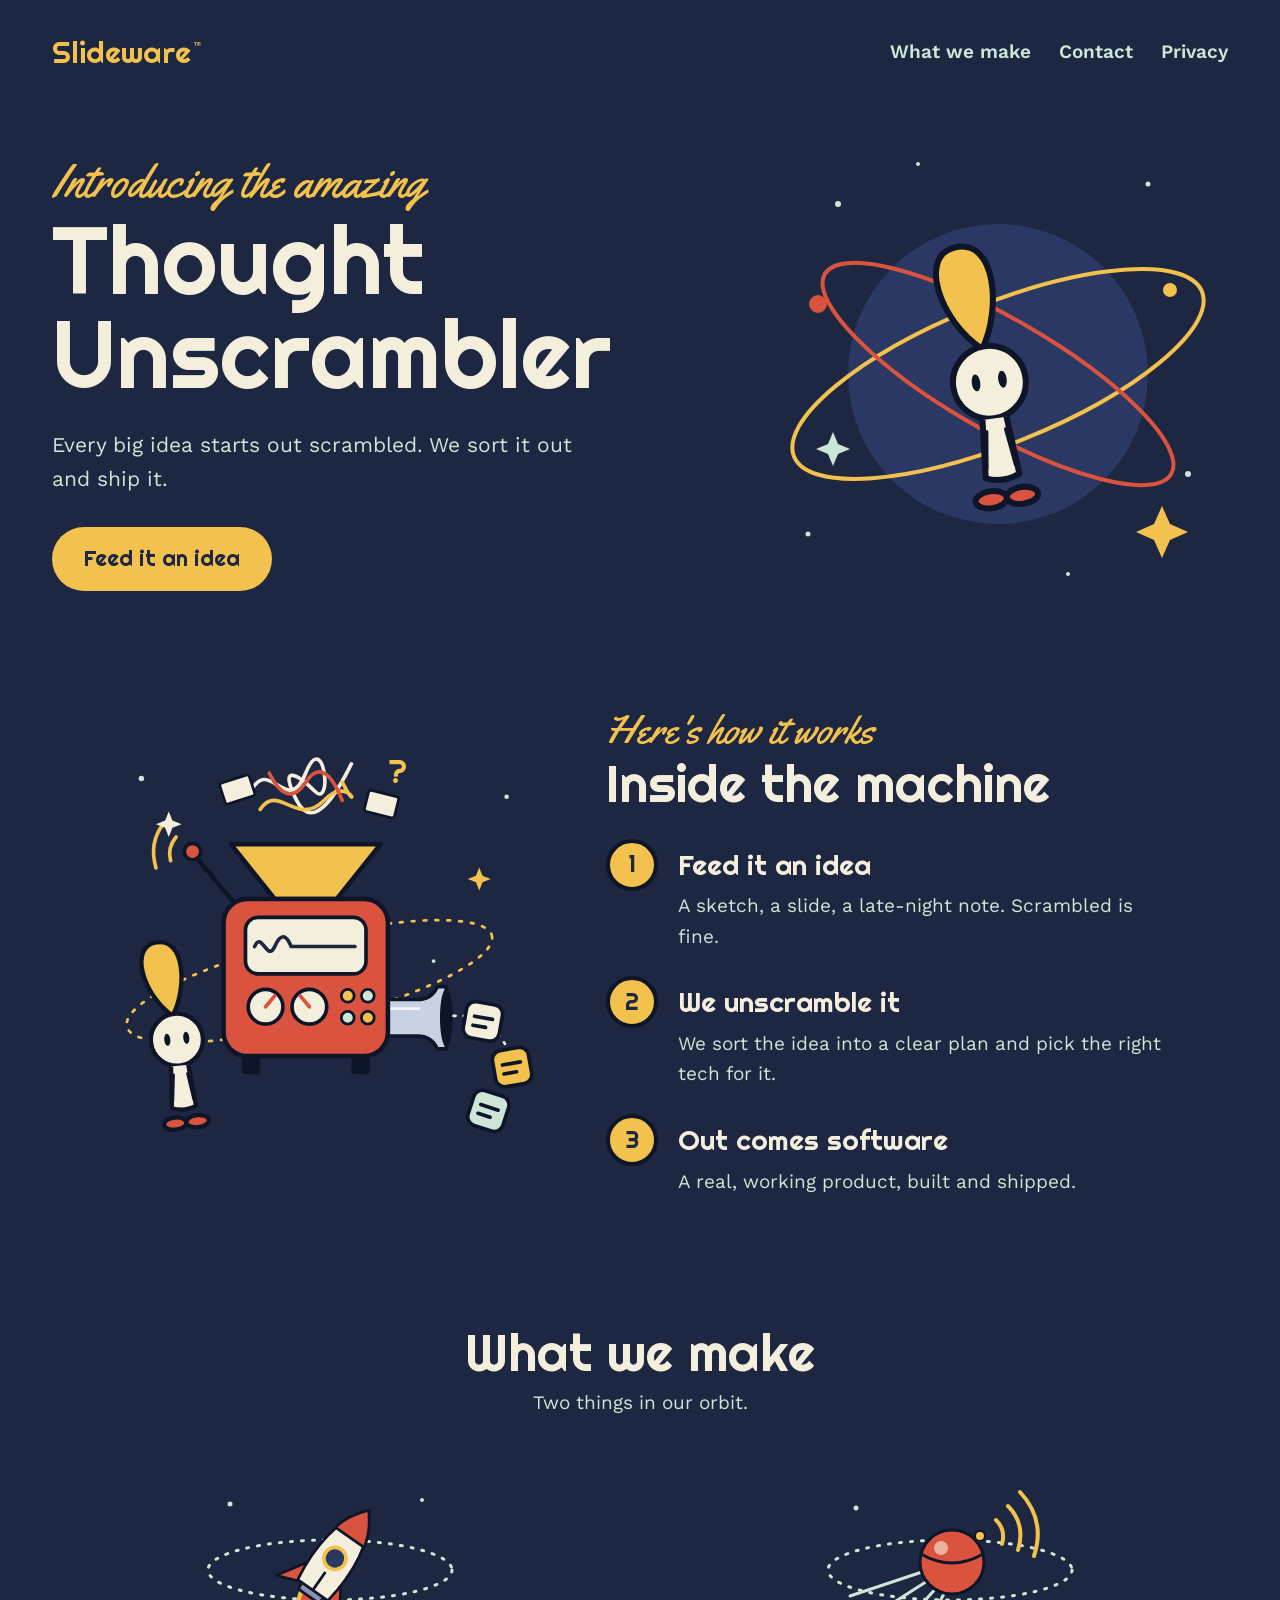
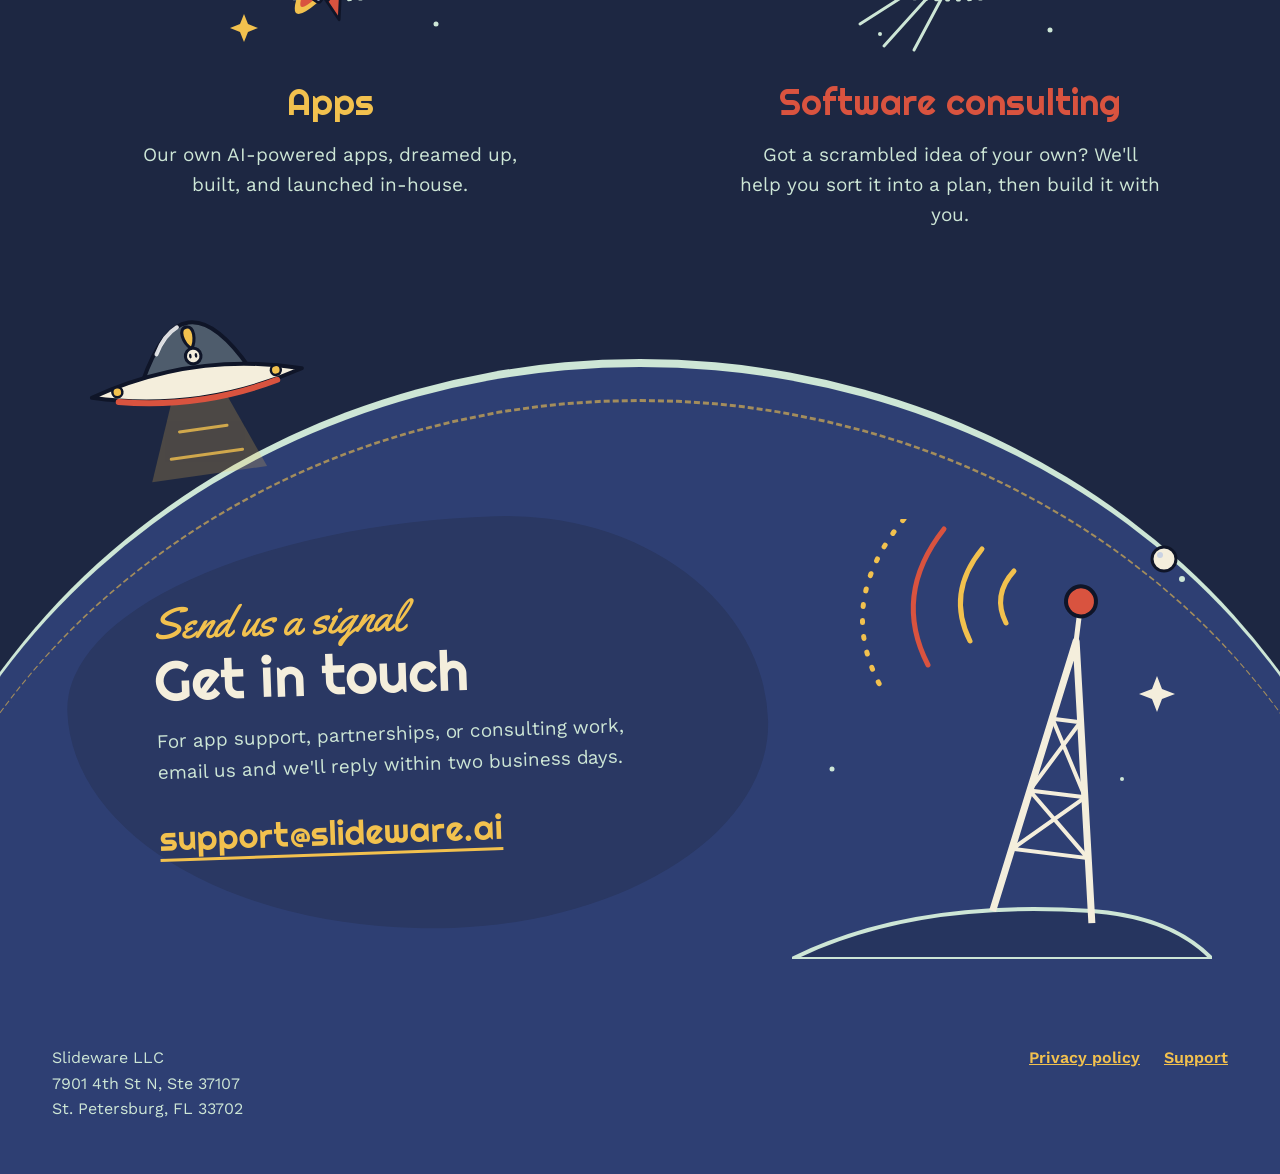
<file: index.html>
<!doctype html>
<html lang="en">
<head>
  <meta charset="utf-8">
  <meta name="viewport" content="width=device-width, initial-scale=1">
  <title>Slideware | The Amazing Thought Unscrambler</title>
  <meta name="description" content="Slideware turns scrambled ideas into real software. AI-powered apps and software consulting.">
  <meta name="theme-color" content="#1D2742">
  <link rel="icon" href="favicon.svg" type="image/svg+xml">
  <link rel="preconnect" href="https://fonts.googleapis.com">
  <link rel="preconnect" href="https://fonts.gstatic.com" crossorigin>
  <link href="https://fonts.googleapis.com/css2?family=Righteous&amp;family=Yellowtail&amp;family=Work+Sans:wght@400;600&amp;display=swap" rel="stylesheet">
  <link rel="stylesheet" href="styles.css">
</head>
<body>
<div class="page">
  <header style="max-width: 1240px; margin: 0 auto; padding: 28px 32px; display: flex; flex-wrap: wrap; gap: 16px; justify-content: space-between; align-items: center">
    <a href="#top" style="font-family: Righteous, Arial, sans-serif; font-size: 30px; color: #F2C14E; text-decoration: none">Slideware<sup class="tm">™</sup></a>
    <nav aria-label="Main" style="display: flex; gap: 28px; font-weight: 600">
      <a href="#make" style="color: #CDE6D6; text-decoration: none">What we make</a>
      <a href="#contact" style="color: #CDE6D6; text-decoration: none">Contact</a>
      <a href="privacy.html" style="color: #CDE6D6; text-decoration: none">Privacy</a>
    </nav>
  </header>
  <main>


  <section id="top" style="max-width: 1240px; margin: 0 auto; padding: 40px 32px 72px; display: flex; flex-wrap: wrap-reverse; gap: 48px; align-items: center; justify-content: space-between">
    <div style="flex: 1 1 540px; min-width: 0">
      <p style="margin: 0 0 4px; font-family: Yellowtail, cursive; font-size: 46px; line-height: 1.1; color: #F2C14E">Introducing the amazing</p>
      <h1 style="margin: 0; font-family: Righteous, Arial, sans-serif; font-weight: 400; font-size: clamp(52px, 7.5vw, 104px); line-height: 0.98; color: #F4EEDC">Thought Unscrambler</h1>
      <p style="margin: 28px 0 0; max-width: 520px; font-size: 21px">Every big idea starts out scrambled. We sort it out and ship it.</p>
      <a href="#contact" style="display: inline-block; margin-top: 32px; background: #F2C14E; color: #1D2742; text-decoration: none; font-family: Righteous, Arial, sans-serif; font-size: 22px; padding: 14px 32px; border-radius: 999px">Feed it an idea</a>
    </div>
    <div style="flex: 0 1 460px; position: relative; display: flex; justify-content: center; align-items: center; min-height: 460px">
      <svg viewBox="0 0 460 460" style="position: absolute; width: 460px; max-width: 100%; height: auto" aria-hidden="true">
        <circle cx="230" cy="230" r="150" fill="#2A3863"></circle>
        <ellipse cx="230" cy="230" rx="220" ry="70" fill="none" stroke="#F2C14E" stroke-width="4" transform="rotate(-22 230 230)"></ellipse>
        <ellipse cx="230" cy="230" rx="200" ry="56" fill="none" stroke="#D9533F" stroke-width="4" transform="rotate(30 230 230)"></ellipse>
        <circle cx="50" cy="160" r="9" fill="#D9533F"></circle>
        <circle cx="402" cy="146" r="7" fill="#F2C14E"></circle>
        <g fill="#CDE6D6"><circle cx="70" cy="60" r="3"></circle><circle cx="380" cy="40" r="2.5"></circle><circle cx="420" cy="330" r="3"></circle><circle cx="40" cy="390" r="2.5"></circle><circle cx="300" cy="430" r="2"></circle><circle cx="150" cy="20" r="2"></circle></g>
        <path d="M386 380 l8 -18 l8 18 l18 8 l-18 8 l-8 18 l-8 -18 l-18 -8 Z" fill="#F2C14E"></path>
        <path d="M60 300 l5 -12 l5 12 l12 5 l-12 5 l-5 12 l-5 -12 l-12 -5 Z" fill="#CDE6D6"></path>
      </svg>
      <svg viewBox="0 0 140 240" style="position: relative; width: 170px; height: auto; transform: rotate(-8deg)" role="img" aria-label="Slideware mascot"><path d="M60 98 C28 70 18 14 50 12 C84 10 80 68 60 98 Z" fill="#F2C14E" stroke="#0F1528" stroke-width="5"></path><circle cx="62" cy="126" r="30" fill="#F4EEDC" stroke="#0F1528" stroke-width="5"></circle><ellipse cx="51" cy="125" rx="3.5" ry="7" fill="#0F1528"></ellipse><ellipse cx="73" cy="125" rx="3.5" ry="7" fill="#0F1528"></ellipse><path d="M52 156 L48 204 Q62 210 76 204 L72 156" fill="#F4EEDC" stroke="#0F1528" stroke-width="5" stroke-linejoin="round"></path><path d="M54 166 L50 196 M70 166 L74 196" fill="none" stroke="#0F1528" stroke-width="3" stroke-linecap="round"></path><ellipse cx="50" cy="222" rx="13" ry="7" fill="#D9533F" stroke="#0F1528" stroke-width="5"></ellipse><ellipse cx="76" cy="222" rx="13" ry="7" fill="#D9533F" stroke="#0F1528" stroke-width="5"></ellipse></svg>
    </div>
  </section>

  <section id="machine" style="max-width: 1240px; margin: 0 auto; padding: 32px 32px 72px; display: flex; flex-wrap: wrap; align-items: center; justify-content: center; gap: 40px 72px">
    <svg viewBox="0 0 460 460" style="flex: 0 1 420px; width: 420px; max-width: 100%; height: auto" role="img" aria-label="A 1950s machine with a funnel taking in scrambled thoughts and sending out neat app tiles, with the mascot at the lever">
<ellipse cx="214" cy="262" rx="206" ry="46" fill="none" stroke="#F2C14E" stroke-width="3" stroke-dasharray="3 10" stroke-linecap="round" transform="rotate(-14 214 262)"></ellipse>
<g transform="translate(150 24) scale(1)" fill="none" stroke-linecap="round" stroke-linejoin="round" stroke-width="4">
<path d="M0 30 C20 -10 40 60 60 10 S90 50 70 30 S30 0 50 40 S100 20 110 0" stroke="#F4EEDC"></path>
<path d="M10 50 C30 20 50 70 80 40 S120 60 100 20" stroke="#F2C14E"></path>
<path d="M20 10 Q40 50 60 20 T100 40" stroke="#D9533F"></path>
</g>
<g fill="#F4EEDC" stroke="#0F1528" stroke-width="3"><rect x="118" y="40" width="34" height="24" rx="3" transform="rotate(-18 135 52)"></rect><rect x="276" y="56" width="34" height="24" rx="3" transform="rotate(14 293 68)"></rect></g>
<text x="300" y="44" font-family="Righteous, Arial, sans-serif" font-size="34" fill="#F2C14E">?</text>
<path d="M128 112 L292 112 L244 172 L176 172 Z" fill="#F2C14E" stroke="#0F1528" stroke-width="5" stroke-linejoin="round"></path>
<path d="M286 282 L332 282 Q348 282 354 268 L364 268 L364 336 L354 336 Q348 322 332 322 L286 322 Z" fill="#C9D2E3" stroke="#0F1528" stroke-width="4" stroke-linejoin="round"></path><path d="M296 292 H334" stroke="#FFFFFF" stroke-width="3" stroke-linecap="round" opacity="0.8"></path><line x1="140" y1="186" x2="88" y2="124" stroke="#0F1528" stroke-width="5" stroke-linecap="round"></line><circle cx="86" cy="120" r="9" fill="#D9533F" stroke="#0F1528" stroke-width="4"></circle><g fill="none" stroke="#F2C14E" stroke-width="4" stroke-linecap="round"><path d="M68 104 Q58 116 62 130"></path><path d="M54 90 Q38 110 46 138"></path></g>
<rect x="120" y="172" width="180" height="172" rx="26" fill="#D9533F" stroke="#0F1528" stroke-width="5"></rect>
<rect x="144" y="192" width="132" height="62" rx="14" fill="#F4EEDC" stroke="#0F1528" stroke-width="4"></rect>
<path d="M154 224 c8 -18 14 18 22 0 s14 -10 18 0 l10 0 l60 0" fill="none" stroke="#1D2742" stroke-width="4" stroke-linecap="round"></path>
<circle cx="166" cy="290" r="19" fill="#F4EEDC" stroke="#0F1528" stroke-width="4"></circle><line x1="166" y1="290" x2="176" y2="278" stroke="#D9533F" stroke-width="4" stroke-linecap="round"></line>
<circle cx="214" cy="290" r="19" fill="#F4EEDC" stroke="#0F1528" stroke-width="4"></circle><line x1="214" y1="290" x2="204" y2="278" stroke="#D9533F" stroke-width="4" stroke-linecap="round"></line>
<g stroke="#0F1528" stroke-width="3"><circle cx="256" cy="278" r="7" fill="#F2C14E"></circle><circle cx="278" cy="278" r="7" fill="#CDE6D6"></circle><circle cx="256" cy="302" r="7" fill="#CDE6D6"></circle><circle cx="278" cy="302" r="7" fill="#F2C14E"></circle></g>
<rect x="140" y="344" width="20" height="20" rx="4" fill="#0F1528"></rect><rect x="260" y="344" width="20" height="20" rx="4" fill="#0F1528"></rect>

<ellipse cx="364" cy="302" rx="7" ry="32" fill="#0F1528"></ellipse><path d="M372 300 Q418 296 438 352" fill="none" stroke="#F4EEDC" stroke-width="3" stroke-dasharray="2 9" stroke-linecap="round"></path><g transform="translate(404 306) rotate(10)"><rect x="-20" y="-20" width="40" height="40" rx="10" fill="#F4EEDC" stroke="#0F1528" stroke-width="4"></rect><path d="M-10 -4 H10 M-10 6 H4" stroke="#0F1528" stroke-width="4" stroke-linecap="round"></path></g><g transform="translate(436 356) rotate(-10)"><rect x="-20" y="-20" width="40" height="40" rx="10" fill="#F2C14E" stroke="#0F1528" stroke-width="4"></rect><path d="M-10 -4 H10 M-10 6 H4" stroke="#0F1528" stroke-width="4" stroke-linecap="round"></path></g><g transform="translate(410 404) rotate(18)"><rect x="-20" y="-20" width="40" height="40" rx="10" fill="#CDE6D6" stroke="#0F1528" stroke-width="4"></rect><path d="M-10 -4 H10 M-10 6 H4" stroke="#0F1528" stroke-width="4" stroke-linecap="round"></path></g>

<g transform="translate(10 206) rotate(-6 62 120) scale(0.95)"><path d="M60 98 C28 70 18 14 50 12 C84 10 80 68 60 98 Z" fill="#F2C14E" stroke="#0F1528" stroke-width="5"></path><circle cx="62" cy="126" r="30" fill="#F4EEDC" stroke="#0F1528" stroke-width="5"></circle><ellipse cx="51" cy="125" rx="3.5" ry="7" fill="#0F1528"></ellipse><ellipse cx="73" cy="125" rx="3.5" ry="7" fill="#0F1528"></ellipse><path d="M52 156 L48 204 Q62 210 76 204 L72 156" fill="#F4EEDC" stroke="#0F1528" stroke-width="5" stroke-linejoin="round"></path><path d="M54 166 L50 196 M70 166 L74 196" fill="none" stroke="#0F1528" stroke-width="3" stroke-linecap="round"></path><ellipse cx="50" cy="222" rx="13" ry="7" fill="#D9533F" stroke="#0F1528" stroke-width="5"></ellipse><ellipse cx="76" cy="222" rx="13" ry="7" fill="#D9533F" stroke="#0F1528" stroke-width="5"></ellipse></g>
<path transform="translate(60 90) scale(1)" d="M0 -14 l4 10 l10 4 l-10 4 l-4 10 l-4 -10 l-10 -4 l10 -4 Z" fill="#F4EEDC"></path><path transform="translate(400 150) scale(0.9)" d="M0 -14 l4 10 l10 4 l-10 4 l-4 10 l-4 -10 l-10 -4 l10 -4 Z" fill="#F2C14E"></path>
<g fill="#CDE6D6"><circle cx="30" cy="40" r="3"></circle><circle cx="430" cy="60" r="2.5"></circle><circle cx="350" cy="240" r="2"></circle></g>
</svg>
    <div style="flex: 1 1 440px; min-width: 0; max-width: 560px">
      <p style="margin: 0; font-family: Yellowtail, cursive; font-size: 40px; line-height: 1.1; color: #F2C14E">Here's how it works</p>
      <h2 style="margin: 4px 0 28px; font-family: Righteous, Arial, sans-serif; font-weight: 400; font-size: 52px; line-height: 1.05; color: #F4EEDC">Inside the machine</h2>
      <ol style="list-style: none; margin: 0; padding: 0; display: flex; flex-direction: column; gap: 24px">
        <li style="display: flex; gap: 20px; align-items: flex-start">
          <span style="flex: 0 0 52px; height: 52px; border-radius: 50%; background: #F2C14E; color: #1D2742; border: 4px solid #0F1528; box-sizing: border-box; display: flex; align-items: center; justify-content: center; font-family: Righteous, Arial, sans-serif; font-size: 24px">1</span>
          <div><h3 style="margin: 4px 0 4px; font-family: Righteous, Arial, sans-serif; font-weight: 400; font-size: 28px; color: #F4EEDC">Feed it an idea</h3><p style="margin: 0">A sketch, a slide, a late-night note. Scrambled is fine.</p></div>
        </li>
        <li style="display: flex; gap: 20px; align-items: flex-start">
          <span style="flex: 0 0 52px; height: 52px; border-radius: 50%; background: #F2C14E; color: #1D2742; border: 4px solid #0F1528; box-sizing: border-box; display: flex; align-items: center; justify-content: center; font-family: Righteous, Arial, sans-serif; font-size: 24px">2</span>
          <div><h3 style="margin: 4px 0 4px; font-family: Righteous, Arial, sans-serif; font-weight: 400; font-size: 28px; color: #F4EEDC">We unscramble it</h3><p style="margin: 0">We sort the idea into a clear plan and pick the right tech for it.</p></div>
        </li>
        <li style="display: flex; gap: 20px; align-items: flex-start">
          <span style="flex: 0 0 52px; height: 52px; border-radius: 50%; background: #F2C14E; color: #1D2742; border: 4px solid #0F1528; box-sizing: border-box; display: flex; align-items: center; justify-content: center; font-family: Righteous, Arial, sans-serif; font-size: 24px">3</span>
          <div><h3 style="margin: 4px 0 4px; font-family: Righteous, Arial, sans-serif; font-weight: 400; font-size: 28px; color: #F4EEDC">Out comes software</h3><p style="margin: 0">A real, working product, built and shipped.</p></div>
        </li>
      </ol>
    </div>
  </section>

  <section id="make" style="max-width: 1240px; margin: 0 auto; padding: 56px 32px 88px">
    <h2 style="margin: 0 0 8px; font-family: Righteous, Arial, sans-serif; font-weight: 400; font-size: 52px; line-height: 1.05; color: #F4EEDC; text-align: center">What we make</h2>
    <p style="margin: 0 auto 56px; max-width: 520px; text-align: center">Two things in our orbit.</p>
    <div style="display: grid; grid-template-columns: repeat(auto-fit, minmax(340px, 1fr)); gap: 64px">
      <div style="display: flex; flex-direction: column; align-items: center; text-align: center">
        <svg viewBox="0 0 260 180" width="260" height="180" aria-hidden="true">
          <ellipse cx="130" cy="96" rx="122" ry="30" fill="none" stroke="#CDE6D6" stroke-width="3" stroke-dasharray="2 9" stroke-linecap="round"></ellipse>
          <g fill="#CDE6D6"><circle cx="30" cy="30" r="2.5"></circle><circle cx="236" cy="150" r="2.5"></circle><circle cx="222" cy="26" r="2"></circle></g>
          <path d="M40 150 l4 -10 l4 10 l10 4 l-10 4 l-4 10 l-4 -10 l-10 -4 Z" fill="#F2C14E"></path>
          <g transform="rotate(35 130 92) translate(0 2) scale(0.92) translate(11 6)">
            <path d="M118 132 Q130 178 142 132 Z" fill="#F2C14E"></path>
            <path d="M123 132 Q130 160 137 132 Z" fill="#D9533F"></path>
            <rect x="116" y="122" width="28" height="10" rx="3" fill="#8A94B0" stroke="#0F1528" stroke-width="3"></rect>
            <path d="M112 96 L88 134 L114 124 Z" fill="#D9533F" stroke="#0F1528" stroke-width="3" stroke-linejoin="round"></path>
            <path d="M148 96 L172 134 L146 124 Z" fill="#D9533F" stroke="#0F1528" stroke-width="3" stroke-linejoin="round"></path>
            <path d="M130 18 C152 44 156 84 150 124 L110 124 C104 84 108 44 130 18 Z" fill="#F4EEDC" stroke="#0F1528" stroke-width="3" stroke-linejoin="round"></path>
            <path d="M130 18 C141 31 147 43 149 54 L111 54 C113 43 119 31 130 18 Z" fill="#D9533F" stroke="#0F1528" stroke-width="3" stroke-linejoin="round"></path>
            <circle cx="130" cy="82" r="12" fill="#2A3863" stroke="#F2C14E" stroke-width="4"></circle>
            <path d="M130 100 L130 124" stroke="#0F1528" stroke-width="3"></path>
          </g>
        </svg>
        <h3 style="margin: 20px 0 8px; font-family: Righteous, Arial, sans-serif; font-weight: 400; font-size: 36px; color: #F2C14E">Apps</h3>
        <p style="margin: 0; max-width: 420px">Our own AI-powered apps, dreamed up, built, and launched in-house.</p>
      </div>
      <div style="display: flex; flex-direction: column; align-items: center; text-align: center">
        <svg viewBox="0 0 260 180" width="260" height="180" aria-hidden="true">
          <ellipse cx="130" cy="96" rx="122" ry="30" fill="none" stroke="#CDE6D6" stroke-width="3" stroke-dasharray="2 9" stroke-linecap="round"></ellipse>
          <g fill="#CDE6D6"><circle cx="36" cy="34" r="2.5"></circle><circle cx="230" cy="156" r="2.5"></circle><circle cx="60" cy="160" r="2"></circle></g>
          <g fill="none" stroke="#F2C14E" stroke-width="4" stroke-linecap="round"><path d="M176 46 Q186 56 182 70"></path><path d="M188 32 Q206 50 198 76"></path><path d="M200 18 Q226 46 214 82"></path></g>
          <g stroke="#CDE6D6" stroke-width="3" stroke-linecap="round"><line x1="112" y1="104" x2="40" y2="150"></line><line x1="118" y1="112" x2="64" y2="172"></line><line x1="108" y1="96" x2="30" y2="122"></line><line x1="126" y1="116" x2="94" y2="176"></line></g>
          <circle cx="132" cy="88" r="32" fill="#D9533F" stroke="#0F1528" stroke-width="3"></circle>
          <path d="M101 80 Q132 98 163 80" fill="none" stroke="#0F1528" stroke-width="3"></path>
          <circle cx="121" cy="74" r="7" fill="#F4EEDC" opacity="0.6"></circle>
          <circle cx="160" cy="62" r="5" fill="#F2C14E" stroke="#0F1528" stroke-width="2"></circle>
        </svg>
        <h3 style="margin: 20px 0 8px; font-family: Righteous, Arial, sans-serif; font-weight: 400; font-size: 36px; color: #D9533F">Software consulting</h3>
        <p style="margin: 0; max-width: 420px">Got a scrambled idea of your own? We'll help you sort it into a plan, then build it with you.</p>
      </div>
    </div>
  </section>

  <section id="contact" style="position: relative; overflow: hidden; background: #1D2742; padding-top: 60px">
    <div style="position: absolute; left: -10%; right: -10%; top: 40px; height: 1400px; border-radius: 50%; background: #2E3F73; border-top: 8px solid #CDE6D6" aria-hidden="true"></div>
    <div style="position: absolute; left: -10%; right: -10%; top: 80px; height: 1400px; border-radius: 50%; border-top: 3px dashed #F2C14E; opacity: 0.6" aria-hidden="true"></div>
    <svg viewBox="0 0 240 190" style="position: absolute; left: 6%; top: -30px; width: 240px; height: auto; transform: rotate(-8deg)" role="img" aria-label="The Slideware mascot piloting a hovering saucer">
<path d="M92 110 L62 186 L178 186 L148 110 Z" fill="#F2C14E" opacity="0.22"></path>
<g stroke="#F2C14E" stroke-width="3" stroke-linecap="round" opacity="0.8"><line x1="96" y1="140" x2="144" y2="140"></line><line x1="84" y1="166" x2="156" y2="166"></line></g>
<path d="M66 86 Q120 -20 174 86 Z" fill="#CDE6D6" fill-opacity="0.28"></path>
<g transform="translate(104 34) scale(0.26)"><path d="M60 98 C28 70 18 14 50 12 C84 10 80 68 60 98 Z" fill="#F2C14E" stroke="#0F1528" stroke-width="12"></path><circle cx="62" cy="126" r="30" fill="#F4EEDC" stroke="#0F1528" stroke-width="12"></circle><ellipse cx="51" cy="125" rx="5" ry="9" fill="#0F1528"></ellipse><ellipse cx="73" cy="125" rx="5" ry="9" fill="#0F1528"></ellipse></g>
<path d="M66 86 Q120 -20 174 86" fill="none" stroke="#0F1528" stroke-width="4" stroke-linejoin="round"></path>
<path d="M84 60 Q94 42 108 36" fill="none" stroke="#FFFFFF" stroke-width="4" stroke-linecap="round" opacity="0.85"></path>
<path d="M14 94 Q120 62 226 94 Q120 124 14 94 Z" fill="#F4EEDC" stroke="#0F1528" stroke-width="4" stroke-linejoin="round"></path>
<path d="M40 102 Q120 120 200 102" fill="none" stroke="#D9533F" stroke-width="6" stroke-linecap="round"></path>
<g fill="#F2C14E" stroke="#0F1528" stroke-width="2.5"><circle cx="40" cy="92" r="5"></circle><circle cx="200" cy="92" r="5"></circle></g>
</svg>
    <div style="position: absolute; left: 30%; top: 250px; width: 50px; height: 22px; border-radius: 50%; background: #26355F" aria-hidden="true"></div>
    <div style="position: relative; max-width: 1240px; margin: 0 auto; padding: 140px 32px 0; display: flex; flex-wrap: wrap-reverse; align-items: flex-end; justify-content: center; gap: 40px 24px">
    <div class="signal-bubble" style="flex: 1 1 520px; min-width: 0; max-width: 700px; background: #2A3863; border-radius: 62% 38% 46% 54% / 44% 52% 48% 56%; padding: 72px 88px; box-sizing: border-box; transform: rotate(-2deg); margin-bottom: 80px">
      <p style="margin: 0; font-family: Yellowtail, cursive; font-size: 44px; line-height: 1.1; color: #F2C14E">Send us a signal</p>
      <h2 style="margin: 4px 0 16px; font-family: Righteous, Arial, sans-serif; font-weight: 400; font-size: 56px; line-height: 1.05; color: #F4EEDC">Get in touch</h2>
      <p style="margin: 0 0 24px; max-width: 520px">For app support, partnerships, or consulting work, email us and we'll reply within two business days.</p>
      <a href="mailto:support@slideware.ai" style="font-family: Righteous, Arial, sans-serif; font-size: clamp(24px, 3.4vw, 34px); color: #F2C14E; text-underline-offset: 8px; overflow-wrap: anywhere">support@slideware.ai</a>
    </div>
    <svg viewBox="0 0 420 440" style="flex: 0 1 420px; width: 420px; max-width: 100%; height: auto; align-self: flex-end" role="img" aria-label="A radio tower beaming signals toward the message">
      <path d="M0 440 Q120 380 300 392 Q380 398 420 440 Z" fill="#26355F" stroke="#CDE6D6" stroke-width="4"></path>
      <g transform="rotate(7 250 400)">
        <path d="M200 398 L250 120 L300 398" fill="none" stroke="#F4EEDC" stroke-width="7" stroke-linejoin="round"></path>
        <path d="M222 274 L278 274 M212 334 L288 334 M236 200 L264 200 M222 274 L264 200 M278 274 L236 200 M212 334 L278 274 M288 334 L222 274" fill="none" stroke="#F4EEDC" stroke-width="4"></path>
        <line x1="250" y1="120" x2="250" y2="84" stroke="#F4EEDC" stroke-width="5" stroke-linecap="round"></line>
        <circle cx="250" cy="80" r="15" fill="#D9533F" stroke="#0F1528" stroke-width="4"></circle>
      </g>
      <g fill="none" stroke-linecap="round" stroke-width="5">
        <path d="M222 52 Q200 76 214 104" stroke="#F2C14E"></path>
        <path d="M190 30 Q154 74 178 122" stroke="#F2C14E"></path>
        <path d="M152 10 Q100 76 136 146" stroke="#D9533F"></path>
        <path d="M112 0 Q42 84 90 170" stroke="#F2C14E" stroke-dasharray="2 14"></path>
      </g>
      <path d="M360 170 l5 -13 l5 13 l13 5 l-13 5 l-5 13 l-5 -13 l-13 -5 Z" fill="#F4EEDC"></path>
      <g fill="#CDE6D6"><circle cx="390" cy="60" r="3"></circle><circle cx="40" cy="250" r="2.5"></circle><circle cx="330" cy="260" r="2"></circle></g>
      <circle cx="372" cy="40" r="12" fill="#F4EEDC" stroke="#0F1528" stroke-width="3"></circle><circle cx="368" cy="36" r="3" fill="#C9D2E3"></circle>
    </svg>
  </div>
  </section>

    </main>

  <footer id="privacy" style="background: #2E3F73">
    <div style="max-width: 1240px; margin: 0 auto; padding: 36px 32px 52px; display: flex; flex-wrap: wrap; gap: 16px 40px; justify-content: space-between; font-size: 16px">
      <address style="font-style: normal">Slideware LLC<br>7901 4th St N, Ste 37107<br>St. Petersburg, FL 33702</address>
      <nav aria-label="Legal" style="display: flex; gap: 24px; font-weight: 600"><a href="privacy.html">Privacy policy</a><a href="#contact">Support</a></nav>
    </div>
  </footer>
</div>
</body>
</html>
</file>
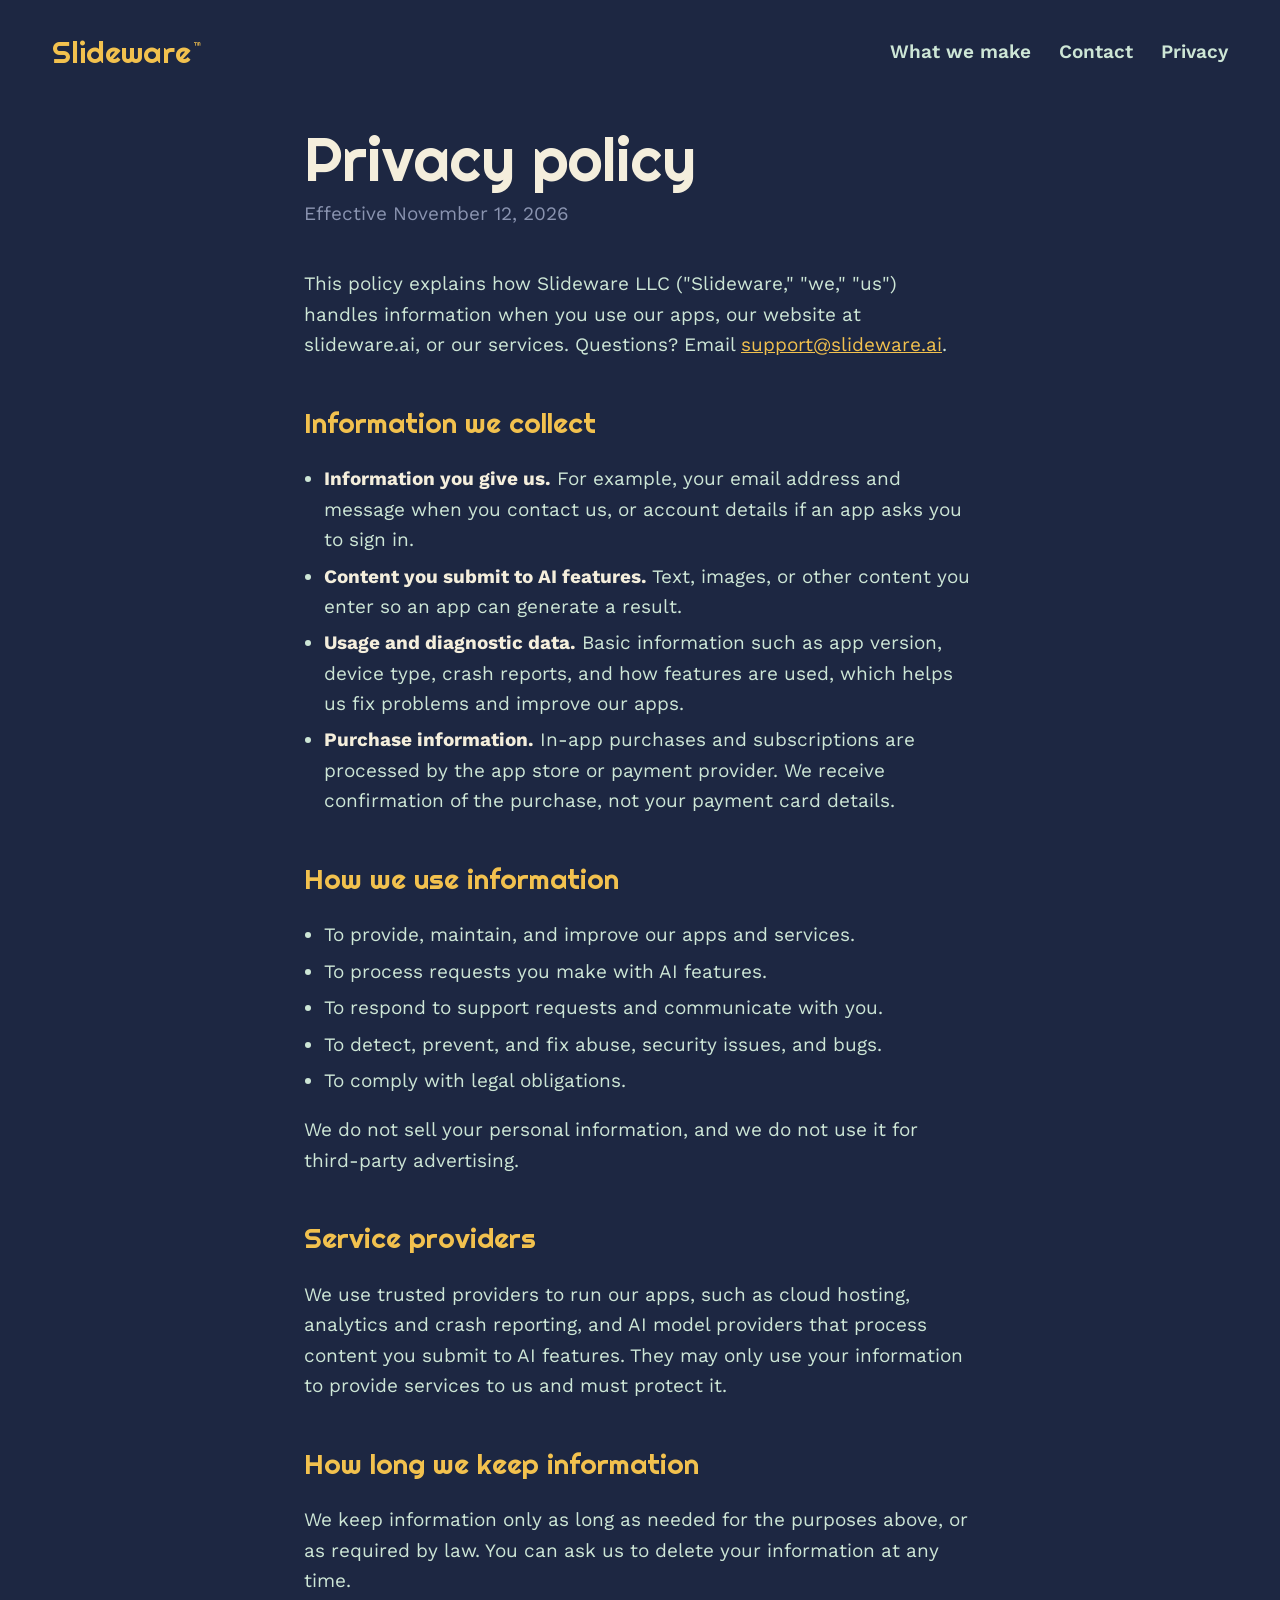
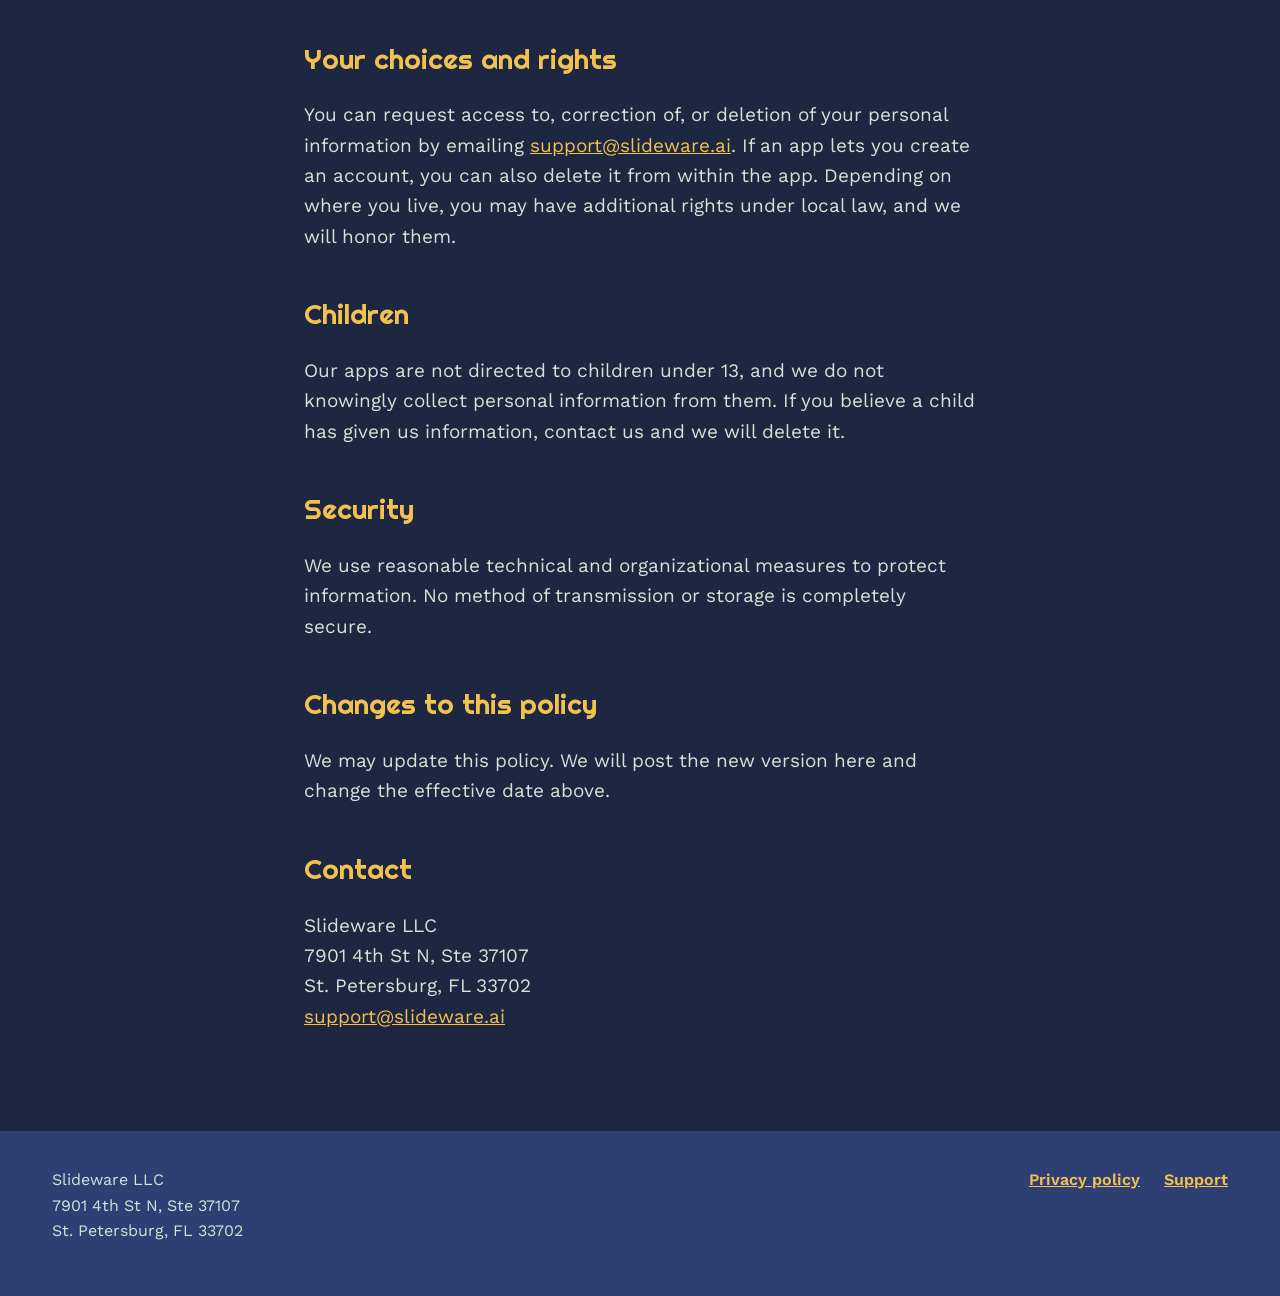
<file: privacy.html>
<!doctype html>
<html lang="en">
<head>
  <meta charset="utf-8">
  <meta name="viewport" content="width=device-width, initial-scale=1">
  <title>Privacy Policy | Slideware</title>
  <meta name="description" content="How Slideware LLC collects, uses, and protects information in its apps and website.">
  <meta name="theme-color" content="#1D2742">
  <link rel="icon" href="favicon.svg" type="image/svg+xml">
  <link rel="preconnect" href="https://fonts.googleapis.com">
  <link rel="preconnect" href="https://fonts.gstatic.com" crossorigin>
  <link href="https://fonts.googleapis.com/css2?family=Righteous&amp;family=Yellowtail&amp;family=Work+Sans:wght@400;600&amp;display=swap" rel="stylesheet">
  <link rel="stylesheet" href="styles.css">
</head>
<body>
<div class="page">
  <header style="max-width: 1240px; margin: 0 auto; padding: 28px 32px; display: flex; flex-wrap: wrap; gap: 16px; justify-content: space-between; align-items: center">
    <a href="index.html#top" style="font-family: Righteous, Arial, sans-serif; font-size: 30px; color: #F2C14E; text-decoration: none">Slideware<sup class="tm">™</sup></a>
    <nav aria-label="Main" style="display: flex; gap: 28px; font-weight: 600">
      <a href="index.html#make" style="color: #CDE6D6; text-decoration: none">What we make</a>
      <a href="index.html#contact" style="color: #CDE6D6; text-decoration: none">Contact</a>
      <a href="privacy.html" style="color: #CDE6D6; text-decoration: none">Privacy</a>
    </nav>
  </header>
  <main class="legal">
    <h1>Privacy policy</h1>
    <p class="updated">Effective November 12, 2026</p>
    <p>This policy explains how Slideware LLC ("Slideware," "we," "us") handles information when you use our apps, our website at slideware.ai, or our services. Questions? Email <a href="mailto:support@slideware.ai">support@slideware.ai</a>.</p>

    <h2>Information we collect</h2>
    <ul>
      <li><strong>Information you give us.</strong> For example, your email address and message when you contact us, or account details if an app asks you to sign in.</li>
      <li><strong>Content you submit to AI features.</strong> Text, images, or other content you enter so an app can generate a result.</li>
      <li><strong>Usage and diagnostic data.</strong> Basic information such as app version, device type, crash reports, and how features are used, which helps us fix problems and improve our apps.</li>
      <li><strong>Purchase information.</strong> In-app purchases and subscriptions are processed by the app store or payment provider. We receive confirmation of the purchase, not your payment card details.</li>
    </ul>

    <h2>How we use information</h2>
    <ul>
      <li>To provide, maintain, and improve our apps and services.</li>
      <li>To process requests you make with AI features.</li>
      <li>To respond to support requests and communicate with you.</li>
      <li>To detect, prevent, and fix abuse, security issues, and bugs.</li>
      <li>To comply with legal obligations.</li>
    </ul>
    <p>We do not sell your personal information, and we do not use it for third-party advertising.</p>

    <h2>Service providers</h2>
    <p>We use trusted providers to run our apps, such as cloud hosting, analytics and crash reporting, and AI model providers that process content you submit to AI features. They may only use your information to provide services to us and must protect it.</p>

    <h2>How long we keep information</h2>
    <p>We keep information only as long as needed for the purposes above, or as required by law. You can ask us to delete your information at any time.</p>

    <h2>Your choices and rights</h2>
    <p>You can request access to, correction of, or deletion of your personal information by emailing <a href="mailto:support@slideware.ai">support@slideware.ai</a>. If an app lets you create an account, you can also delete it from within the app. Depending on where you live, you may have additional rights under local law, and we will honor them.</p>

    <h2>Children</h2>
    <p>Our apps are not directed to children under 13, and we do not knowingly collect personal information from them. If you believe a child has given us information, contact us and we will delete it.</p>

    <h2>Security</h2>
    <p>We use reasonable technical and organizational measures to protect information. No method of transmission or storage is completely secure.</p>

    <h2>Changes to this policy</h2>
    <p>We may update this policy. We will post the new version here and change the effective date above.</p>

    <h2>Contact</h2>
    <p>Slideware LLC<br>7901 4th St N, Ste 37107<br>St. Petersburg, FL 33702<br><a href="mailto:support@slideware.ai">support@slideware.ai</a></p>
  </main>
  <footer id="privacy" style="background: #2E3F73">
    <div style="max-width: 1240px; margin: 0 auto; padding: 36px 32px 52px; display: flex; flex-wrap: wrap; gap: 16px 40px; justify-content: space-between; font-size: 16px">
      <address style="font-style: normal">Slideware LLC<br>7901 4th St N, Ste 37107<br>St. Petersburg, FL 33702</address>
      <nav aria-label="Legal" style="display: flex; gap: 24px; font-weight: 600"><a href="privacy.html">Privacy policy</a><a href="index.html#contact">Support</a></nav>
    </div>
  </footer>
</div>
</body>
</html>
</file>
<file: styles.css>
/* Slideware site: shared styles. Most layout lives inline in index.html. */
*, *::before, *::after { box-sizing: border-box; }
html { -webkit-text-size-adjust: 100%; scroll-behavior: smooth; }
body { margin: 0; background: #1D2742; }
.page { background: #1D2742; color: #CDE6D6; font-family: 'Work Sans', Arial, sans-serif; font-size: 19px; line-height: 1.6; min-height: 100vh; overflow: hidden; }
a { color: #F2C14E; }
a:hover { color: #CDE6D6; }
a:focus-visible { outline: 3px solid #F2C14E; outline-offset: 4px; border-radius: 4px; }
@media (prefers-reduced-motion: reduce) { html { scroll-behavior: auto; } }

@media (max-width: 640px) {
  .page { font-size: 17px; }
  .site-header nav { gap: 18px !important; font-size: 16px; }
  .signal-bubble { padding: 48px 32px !important; border-radius: 48px !important; transform: none !important; margin-bottom: 40px !important; }
  h2 { font-size: 40px !important; }
  /* flatten the planet horizon on narrow screens */
  #contact > div[aria-hidden="true"] { left: -80% !important; right: -80% !important; }
}

/* Legal pages */
.legal { max-width: 46rem; margin: 0 auto; padding: 24px 32px 80px; }
.legal h1 { font-family: Righteous, Arial, sans-serif; font-weight: 400; font-size: clamp(40px, 6vw, 60px); line-height: 1.05; color: #F4EEDC; margin: 0 0 8px; }
.legal .updated { color: #8A94B0; margin: 0 0 40px; }
.legal h2 { font-family: Righteous, Arial, sans-serif; font-weight: 400; font-size: 28px; color: #F2C14E; margin: 40px 0 8px; }
.legal ul { padding-left: 1.25rem; }
.legal li + li { margin-top: 6px; }
.legal strong { color: #F4EEDC; }

/* Trademark symbol on the header brand name */
.tm { font-size: 0.45em; vertical-align: super; margin-left: 2px; line-height: 0; }
</file>
